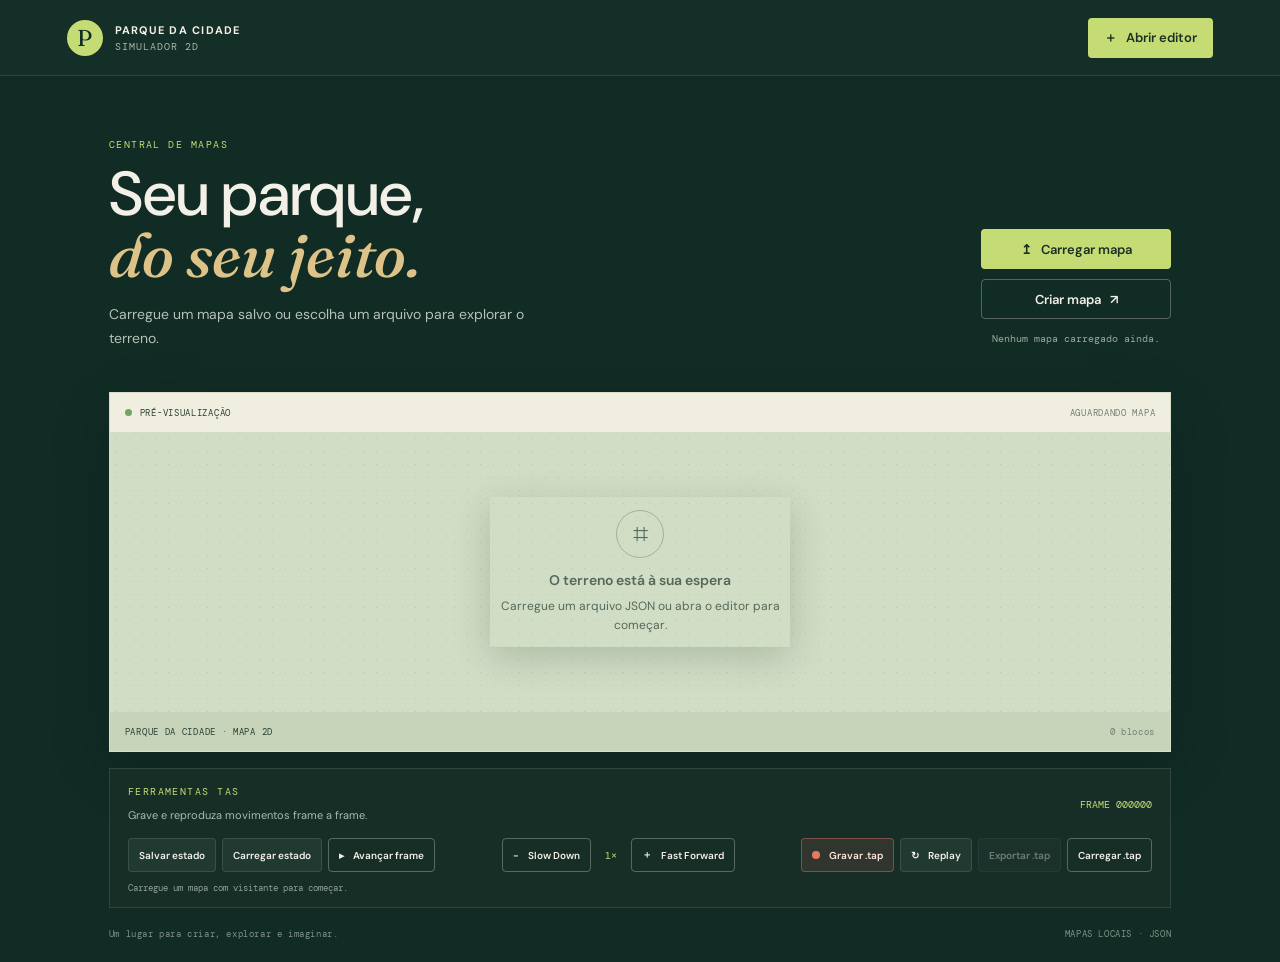
<file: index.html>
<!doctype html>
<html lang="pt-BR">
<head>
  <meta charset="utf-8">
  <meta name="viewport" content="width=device-width, initial-scale=1">
  <meta name="theme-color" content="#173b31">
  <title>Parque da Cidade | Mapa</title>
  <link rel="stylesheet" href="styles.css">
  <script src="app.js" defer></script>
</head>
<body data-page="loader">
  <header class="topbar">
    <a class="brand" href="index.html" aria-label="Parque da Cidade, início">
      <span class="brand-mark" aria-hidden="true">P</span>
      <span><strong>PARQUE DA CIDADE</strong><small>SIMULADOR 2D</small></span>
    </a>
    <nav class="top-actions" aria-label="Navegação principal">
      <a class="button button-primary" href="map-editor.html"><span aria-hidden="true">＋</span> Abrir editor</a>
    </nav>
  </header>

  <main class="loader-layout">
    <section class="loader-heading">
      <div>
        <p class="eyebrow">CENTRAL DE MAPAS</p>
        <h1>Seu parque,<br><em>do seu jeito.</em></h1>
        <p class="intro">Carregue um mapa salvo ou escolha um arquivo para explorar o terreno.</p>
      </div>
      <div class="loader-actions">
        <label class="button button-primary file-button" for="map-file"><span aria-hidden="true">↥</span> Carregar mapa</label>
        <input id="map-file" class="visually-hidden" type="file" accept=".json,application/json">
        <a class="button button-outline" href="map-editor.html">Criar mapa <span aria-hidden="true">↗</span></a>
        <p id="loader-status" class="status" role="status">Nenhum mapa carregado ainda.</p>
      </div>
    </section>

    <section class="map-stage" aria-label="Visualização do mapa">
      <div class="stage-topline">
        <div><span class="live-dot"></span><span id="map-name">PRÉ-VISUALIZAÇÃO</span></div>
        <span id="map-size">AGUARDANDO MAPA</span>
      </div>
      <div class="map-viewport">
        <canvas id="map-canvas" aria-label="Mapa carregado"></canvas>
        <div id="empty-state" class="empty-state">
          <span class="empty-icon" aria-hidden="true">⌗</span>
          <strong>O terreno está à sua espera</strong>
          <span>Carregue um arquivo JSON ou abra o editor para começar.</span>
        </div>
      </div>
      <div class="stage-footer"><span>PARQUE DA CIDADE · MAPA 2D</span><span id="tile-count">0 blocos</span></div>
    </section>

    <section class="tas-panel" aria-label="Ferramentas TAS">
      <div class="tas-heading">
        <div><p class="eyebrow">FERRAMENTAS TAS</p><span class="tas-subtitle">Grave e reproduza movimentos frame a frame.</span></div>
        <span id="tas-frame" class="frame-counter">FRAME 000000</span>
      </div>
      <div class="tas-controls">
        <div class="tas-group">
          <button id="save-state" class="button button-muted" type="button">Salvar estado</button>
          <button id="load-state" class="button button-muted" type="button">Carregar estado</button>
          <button id="frame-advance" class="button button-outline" type="button"><span aria-hidden="true">▸</span> Avançar frame</button>
        </div>
        <div class="tas-group">
          <button id="slow-down" class="button button-outline" type="button" title="Diminuir velocidade"><span aria-hidden="true">−</span> Slow Down</button>
          <span id="tas-speed" class="speed-indicator">1×</span>
          <button id="fast-forward" class="button button-outline" type="button" title="Aumentar velocidade"><span aria-hidden="true">＋</span> Fast Forward</button>
        </div>
        <div class="tas-group tas-replay-group">
          <button id="record-tap" class="button button-record" type="button"><span class="record-dot" aria-hidden="true"></span> Gravar .tap</button>
          <button id="replay-tap" class="button button-muted" type="button"><span aria-hidden="true">↻</span> Replay</button>
          <button id="export-tap" class="button button-muted" type="button" disabled>Exportar .tap</button>
          <label class="button button-outline file-button" for="tap-file">Carregar .tap</label>
          <input id="tap-file" class="visually-hidden" type="file" accept=".tap,application/json">
        </div>
      </div>
      <p id="tas-status" class="tas-status" role="status">Carregue um mapa com visitante para começar.</p>
    </section>

    <footer class="loader-footer"><span>Um lugar para criar, explorar e imaginar.</span><span>MAPAS LOCAIS · JSON</span></footer>
  </main>
</body>
</html>
</file>
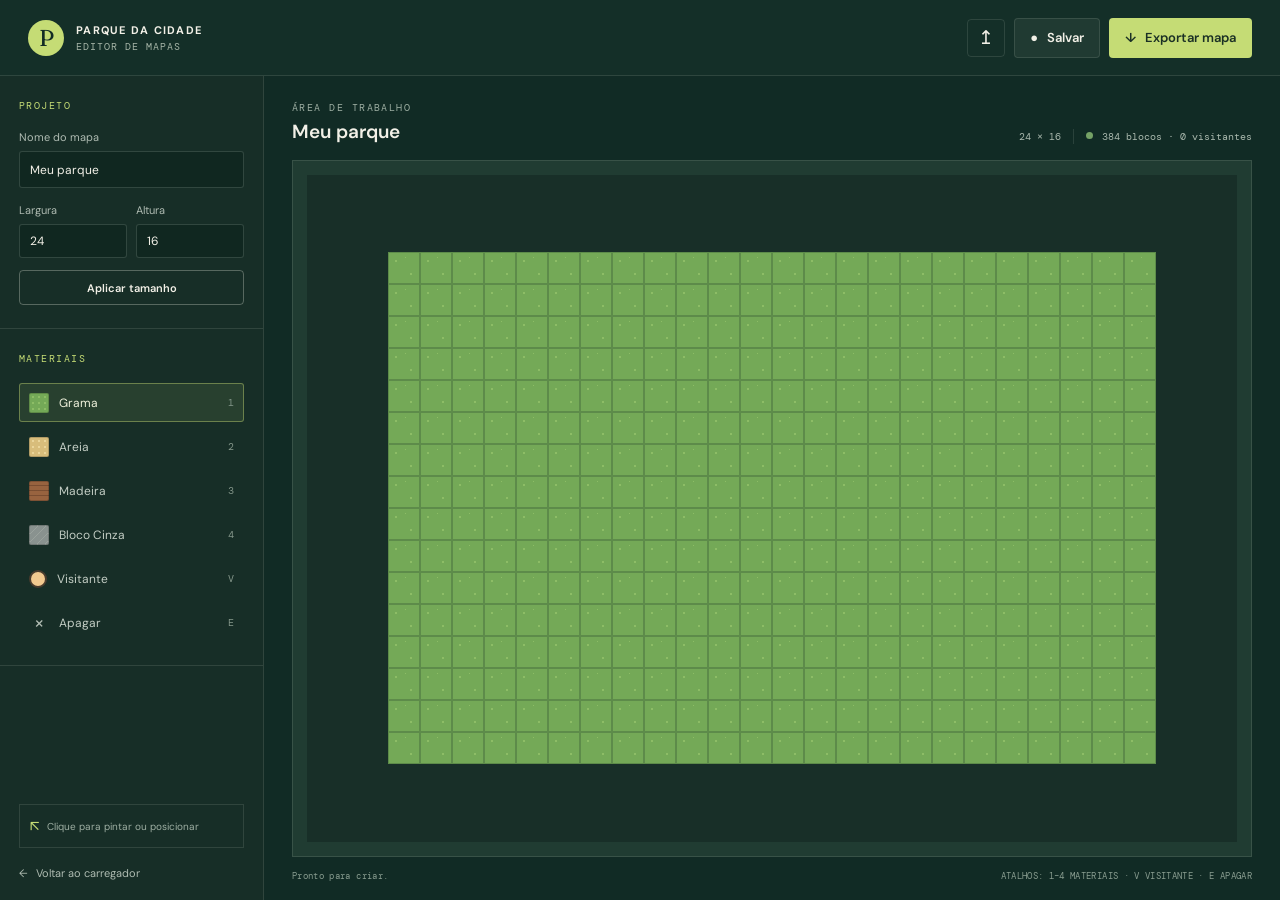
<file: map-editor.html>
<!doctype html>
<html lang="pt-BR">
<head>
  <meta charset="utf-8">
  <meta name="viewport" content="width=device-width, initial-scale=1">
  <meta name="theme-color" content="#173b31">
  <title>Editor de mapas | Parque da Cidade</title>
  <link rel="stylesheet" href="styles.css">
  <script src="app.js" defer></script>
</head>
<body data-page="editor">
  <header class="topbar editor-topbar">
    <a class="brand" href="index.html" aria-label="Voltar ao loader">
      <span class="brand-mark" aria-hidden="true">P</span>
      <span><strong>PARQUE DA CIDADE</strong><small>EDITOR DE MAPAS</small></span>
    </a>
    <div class="editor-actions">
      <label class="icon-button import-button" for="map-file" title="Importar mapa" aria-label="Importar mapa">↥</label>
      <input id="map-file" class="visually-hidden" type="file" accept=".json,application/json">
      <button id="save-map" class="button button-muted" type="button"><span aria-hidden="true">●</span> Salvar</button>
      <button id="export-map" class="button button-primary" type="button"><span aria-hidden="true">↓</span> Exportar mapa</button>
    </div>
  </header>

  <main class="editor-shell">
    <aside class="tool-panel" aria-label="Ferramentas do editor">
      <div class="panel-section project-section">
        <p class="eyebrow">PROJETO</p>
        <label class="field-label" for="map-title">Nome do mapa</label>
        <input id="map-title" class="text-input" type="text" maxlength="40" value="Meu parque">
        <div class="dimension-fields">
          <label><span class="field-label">Largura</span><input id="map-width" class="number-input" type="number" min="8" max="80" value="24"></label>
          <label><span class="field-label">Altura</span><input id="map-height" class="number-input" type="number" min="8" max="60" value="16"></label>
        </div>
        <button id="resize-map" class="button button-outline full-button" type="button">Aplicar tamanho</button>
      </div>

      <div class="panel-section materials-section">
        <p class="eyebrow">MATERIAIS</p>
        <div class="material-list" role="group" aria-label="Escolher material">
          <button class="material-option is-selected" type="button" data-material="grass" aria-pressed="true"><span class="swatch grass"></span><span>Grama</span><kbd>1</kbd></button>
          <button class="material-option" type="button" data-material="sand" aria-pressed="false"><span class="swatch sand"></span><span>Areia</span><kbd>2</kbd></button>
          <button class="material-option" type="button" data-material="wood" aria-pressed="false"><span class="swatch wood"></span><span>Madeira</span><kbd>3</kbd></button>
          <button class="material-option" type="button" data-material="stone" aria-pressed="false"><span class="swatch stone"></span><span>Bloco Cinza</span><kbd>4</kbd></button>
          <button class="material-option" type="button" data-material="visitor" aria-pressed="false"><span class="visitor-swatch" aria-hidden="true"></span><span>Visitante</span><kbd>V</kbd></button>
          <button class="material-option eraser-option" type="button" data-material="erase" aria-pressed="false"><span class="eraser-mark">×</span><span>Apagar</span><kbd>E</kbd></button>
        </div>
      </div>

      <div class="panel-bottom">
        <div class="tip-line"><span aria-hidden="true">↖</span><span>Clique para pintar ou posicionar</span></div>
        <a class="back-link" href="index.html"><span aria-hidden="true">←</span> Voltar ao carregador</a>
      </div>
    </aside>

    <section class="workspace" aria-label="Área de edição do mapa">
      <div class="workspace-toolbar">
        <div><p class="eyebrow">ÁREA DE TRABALHO</p><h1 id="workspace-title">Meu parque</h1></div>
        <div class="canvas-meta"><span id="canvas-dimensions">24 × 16</span><span class="meta-divider"></span><span><i class="live-dot"></i> <span id="tile-count">384 blocos</span></span></div>
      </div>
      <div class="canvas-frame">
        <div class="canvas-scroll"><canvas id="map-canvas" aria-label="Grade do editor de mapas" tabindex="0"></canvas></div>
      </div>
      <div class="workspace-footer"><span id="editor-status" role="status">Pronto para criar.</span><span>ATALHOS: 1–4 MATERIAIS · V VISITANTE · E APAGAR</span></div>
    </section>
  </main>
</body>
</html>
</file>
<file: styles.css>
@import url('https://fonts.googleapis.com/css2?family=DM+Mono:wght@400;500&family=DM+Sans:wght@400;500;600;700&family=Fraunces:opsz,wght@9..144,500;9..144,600&display=swap');

:root {
  color-scheme: dark;
  --ink: #f2f0e7;
  --muted: #9da9a0;
  --forest: #173b31;
  --deep: #112b25;
  --panel: #192f29;
  --panel-raised: #203a32;
  --line: rgba(226, 234, 218, .12);
  --lime: #c5dc75;
  --sand: #dec389;
  --tile-size: 32px;
  font-family: 'DM Sans', sans-serif;
  background: var(--deep);
  color: var(--ink);
}

* { box-sizing: border-box; }
body { margin: 0; min-width: 320px; min-height: 100vh; background: var(--deep); }
button, input { font: inherit; }
button, a, label { -webkit-tap-highlight-color: transparent; }
a { color: inherit; text-decoration: none; }
button { color: inherit; }
.topbar { height: 76px; display: flex; align-items: center; justify-content: space-between; padding: 0 5.2vw; border-bottom: 1px solid var(--line); background: #142f28; }
.brand { display: inline-flex; align-items: center; gap: 12px; }
.brand-mark { display: grid; place-items: center; width: 36px; height: 36px; background: var(--lime); color: var(--deep); font-family: 'Fraunces', serif; font-size: 23px; border-radius: 50%; }
.brand strong, .brand small { display: block; }
.brand strong { font-size: 11px; letter-spacing: 1.25px; font-weight: 700; }
.brand small { margin-top: 3px; color: #a6b5a7; font: 10px 'DM Mono', monospace; letter-spacing: 1px; }
.button { min-height: 40px; display: inline-flex; align-items: center; justify-content: center; gap: 9px; padding: 0 15px; border: 1px solid transparent; border-radius: 4px; cursor: pointer; font-size: 13px; font-weight: 600; transition: background .15s, border-color .15s, transform .15s; }
.button:hover { transform: translateY(-1px); }
.button-primary { color: #1b3025; background: var(--lime); }
.button-primary:hover { background: #d4e890; }
.button-muted { color: var(--ink); background: var(--panel-raised); border-color: var(--line); }
.button-outline { color: var(--ink); background: transparent; border-color: rgba(235, 239, 226, .3); }
.button-outline:hover, .button-muted:hover { background: #28453a; }
.visually-hidden { position: absolute; width: 1px; height: 1px; overflow: hidden; clip: rect(0, 0, 0, 0); white-space: nowrap; clip-path: inset(50%); }
.file-button { cursor: pointer; }

/* Loader */
.loader-layout { max-width: 1440px; min-height: calc(100vh - 76px); margin: 0 auto; padding: 62px 8.5vw 22px; display: flex; flex-direction: column; }
.loader-heading { display: flex; justify-content: space-between; align-items: flex-end; gap: 30px; padding-bottom: 42px; }
.eyebrow { margin: 0 0 12px; color: var(--lime); font: 10px 'DM Mono', monospace; letter-spacing: 1.45px; }
.loader-heading h1 { margin: 0; font-size: clamp(38px, 5vw, 62px); line-height: .99; letter-spacing: 0; font-weight: 500; }
.loader-heading h1 em { color: var(--sand); font-family: 'Fraunces', serif; font-weight: 500; }
.intro { max-width: 440px; margin: 16px 0 0; color: #b6c1b8; font-size: 14px; line-height: 1.7; }
.loader-actions { min-width: 190px; display: flex; flex-direction: column; align-items: stretch; gap: 10px; padding-bottom: 2px; }
.loader-actions .button { width: 100%; }
.status { min-height: 16px; margin: 3px 0 0; color: var(--muted); font: 10px 'DM Mono', monospace; text-align: center; }
.map-stage { flex: 1; min-height: 350px; display: flex; flex-direction: column; border: 1px solid rgba(230, 234, 216, .18); background: #d2ddc6; color: #294236; box-shadow: 0 18px 60px rgba(0,0,0,.14); }
.stage-topline, .stage-footer { height: 39px; flex: 0 0 39px; display: flex; justify-content: space-between; align-items: center; padding: 0 15px; font: 9px 'DM Mono', monospace; letter-spacing: .7px; }
.stage-topline { background: #f0efdf; }
.stage-topline > div { display: flex; align-items: center; gap: 8px; }
.stage-topline > span, .stage-footer > span:last-child { color: #708075; }
.live-dot { display: inline-block; width: 7px; height: 7px; border-radius: 50%; background: #75a266; vertical-align: 1px; }
.map-viewport { position: relative; flex: 1; min-height: 280px; overflow: auto; display: grid; place-items: center; background-color: #d2ddc6; background-image: radial-gradient(rgba(46, 81, 61, .15) .7px, transparent .7px); background-size: 13px 13px; }
.map-viewport canvas { display: none; image-rendering: pixelated; box-shadow: 0 10px 35px rgba(25, 49, 35, .2); }
.map-viewport.has-map { display: flex; justify-content: center; align-items: center; padding: 24px; }
.map-viewport.has-map canvas { display: block; }
.empty-state { position: absolute; display: flex; flex-direction: column; align-items: center; gap: 8px; color: #53695a; text-align: center; }
.empty-icon { display: grid; place-items: center; width: 48px; height: 48px; border: 1px solid rgba(49, 83, 62, .3); border-radius: 50%; font: 27px 'Fraunces', serif; }
.empty-state strong { margin-top: 5px; font-size: 14px; font-weight: 600; }
.empty-state > span:last-child { max-width: 280px; font-size: 12px; line-height: 1.6; }
.has-map .empty-state { display: none; }
.stage-footer { background: #c7d4b9; }
.tas-panel { margin-top: 16px; padding: 16px 18px 11px; border: 1px solid var(--line); background: #172e27; }
.tas-heading { display: flex; justify-content: space-between; align-items: center; gap: 12px; }
.tas-heading .eyebrow { margin-bottom: 5px; }
.tas-subtitle { color: #aab9ae; font-size: 11px; }
.frame-counter { color: var(--lime); font: 10px 'DM Mono', monospace; white-space: nowrap; }
.tas-controls { display: flex; flex-wrap: wrap; justify-content: space-between; gap: 9px; margin-top: 14px; }
.tas-group { display: flex; flex-wrap: wrap; align-items: center; gap: 6px; }
.tas-controls .button { min-height: 34px; padding: 0 10px; font-size: 10px; }
.button-record { color: #ffe8de; border-color: rgba(228, 119, 92, .42); background: rgba(228, 119, 92, .12); }
.button-record:hover { background: rgba(228, 119, 92, .22); }
.button-record.is-recording { color: #fff; background: #a94b3c; }
.record-dot { width: 8px; height: 8px; border-radius: 50%; background: #e87961; }
.is-recording .record-dot { animation: record-pulse 1s infinite; background: #fff; }
@keyframes record-pulse { 50% { opacity: .3; } }
.speed-indicator { min-width: 28px; color: var(--lime); font: 10px 'DM Mono', monospace; text-align: center; }
.tas-controls button:disabled { opacity: .4; cursor: not-allowed; transform: none; }
.tas-status { min-height: 14px; margin: 10px 0 0; color: #8fa195; font: 9px 'DM Mono', monospace; }
.loader-footer { display: flex; justify-content: space-between; padding-top: 20px; color: #829288; font: 9px 'DM Mono', monospace; letter-spacing: .6px; }

/* Editor */
.editor-topbar { padding: 0 28px; }
.editor-actions { display: flex; align-items: center; gap: 9px; }
.icon-button { width: 38px; height: 38px; display: grid; place-items: center; border: 1px solid var(--line); border-radius: 4px; color: var(--ink); cursor: pointer; font-size: 19px; }
.icon-button:hover { background: var(--panel-raised); }
.editor-shell { min-height: calc(100vh - 76px); display: grid; grid-template-columns: 264px minmax(0, 1fr); }
.tool-panel { display: flex; flex-direction: column; background: #172e27; border-right: 1px solid var(--line); }
.panel-section { padding: 23px 19px; border-bottom: 1px solid var(--line); }
.project-section .eyebrow, .materials-section .eyebrow { margin-bottom: 18px; }
.field-label { display: block; margin-bottom: 7px; color: #afbbb2; font-size: 11px; }
.text-input, .number-input { width: 100%; height: 37px; border: 1px solid rgba(225, 235, 222, .16); border-radius: 3px; outline: 0; background: #102720; color: var(--ink); padding: 0 10px; font-size: 12px; }
.text-input:focus, .number-input:focus { border-color: var(--lime); }
.dimension-fields { display: grid; grid-template-columns: 1fr 1fr; gap: 9px; margin: 15px 0 12px; }
.number-input { height: 34px; }
.full-button { width: 100%; min-height: 35px; font-size: 11px; }
.material-list { display: flex; flex-direction: column; gap: 5px; }
.material-option { width: 100%; height: 39px; display: flex; align-items: center; gap: 10px; padding: 0 9px; border: 1px solid transparent; border-radius: 3px; background: transparent; color: #c3cdc4; cursor: pointer; text-align: left; font-size: 12px; }
.material-option:hover { background: rgba(255,255,255,.045); }
.material-option.is-selected { border-color: rgba(197, 220, 117, .42); background: rgba(197, 220, 117, .1); color: #eff1dc; }
.material-option kbd { margin-left: auto; color: #84968a; font: 10px 'DM Mono', monospace; }
.swatch { width: 20px; height: 20px; flex: 0 0 20px; border: 1px solid rgba(0,0,0,.18); border-radius: 2px; }
.swatch.grass { background-color: #74a957; background-image: radial-gradient(#8dbd66 1px, transparent 1.5px); background-size: 6px 6px; }
.swatch.sand { background-color: #d8bd7b; background-image: radial-gradient(#ead59a 1px, transparent 1.5px); background-size: 6px 6px; }
.swatch.wood { background-color: #98633f; background-image: repeating-linear-gradient(0deg, transparent 0 4px, rgba(65,38,23,.35) 4px 5px); }
.swatch.stone { background-color: #89928f; background-image: repeating-linear-gradient(135deg, transparent 0 5px, rgba(238,240,225,.16) 5px 6px); }
.visitor-swatch { width: 18px; height: 18px; flex: 0 0 18px; border: 2px solid #493b2d; border-radius: 50%; background: #f2c98f; }
.eraser-mark { width: 20px; color: #b2bdb4; font-size: 19px; line-height: 1; text-align: center; }
.panel-bottom { margin-top: auto; padding: 17px 19px 20px; }
.tip-line { display: flex; align-items: center; gap: 8px; padding: 11px 10px; border: 1px solid var(--line); color: #9eafa3; font-size: 10px; }
.tip-line > span:first-child { color: var(--lime); font-size: 15px; }
.back-link { display: block; margin-top: 18px; color: #aebbb1; font-size: 11px; }
.back-link:hover { color: var(--lime); }
.back-link span { margin-right: 5px; }
.workspace { min-width: 0; min-height: calc(100vh - 76px); display: flex; flex-direction: column; padding: 25px 28px 18px; }
.workspace-toolbar { display: flex; justify-content: space-between; align-items: flex-end; gap: 20px; padding-bottom: 16px; }
.workspace-toolbar .eyebrow { margin-bottom: 6px; color: #9eafa3; }
.workspace-toolbar h1 { margin: 0; font-size: 19px; line-height: 1.25; font-weight: 600; }
.canvas-meta { display: flex; align-items: center; gap: 12px; color: #aab9ae; font: 10px 'DM Mono', monospace; }
.meta-divider { width: 1px; height: 15px; background: var(--line); }
.canvas-meta .live-dot { margin-right: 3px; }
.canvas-frame { min-height: 0; flex: 1; display: flex; padding: 14px; border: 1px solid var(--line); background: #203c32; }
.canvas-scroll { width: 100%; overflow: auto; display: grid; place-items: center; background-color: #182f28; background-image: radial-gradient(rgba(197, 220, 117, .09) .7px, transparent .7px); background-size: 14px 14px; }
#map-canvas { display: block; flex: 0 0 auto; image-rendering: pixelated; touch-action: none; outline: none; }
#map-canvas:focus-visible { box-shadow: 0 0 0 2px var(--lime); }
.workspace-footer { display: flex; justify-content: space-between; gap: 12px; padding-top: 13px; color: #899d90; font: 9px 'DM Mono', monospace; letter-spacing: .35px; }

@media (max-width: 760px) {
  .topbar { height: 66px; padding: 0 17px; }
  .brand-mark { width: 32px; height: 32px; }
  .brand strong { font-size: 10px; }
  .loader-layout { min-height: calc(100vh - 66px); padding: 39px 20px 18px; }
  .loader-heading { align-items: stretch; flex-direction: column; gap: 25px; padding-bottom: 27px; }
  .loader-heading h1 { font-size: 43px; }
  .intro { max-width: 360px; font-size: 13px; }
  .loader-actions { display: grid; grid-template-columns: 1fr 1fr; }
  .loader-actions .status { grid-column: 1 / -1; text-align: left; }
  .map-stage { min-height: 360px; }
  .tas-panel { padding: 13px 12px 8px; }
  .tas-controls { justify-content: flex-start; }
  .tas-group { width: 100%; }
  .tas-controls .button { flex: 1 1 auto; padding: 0 7px; font-size: 9px; }
  .tas-replay-group .file-button { flex: 1 1 auto; }
  .loader-footer { gap: 12px; font-size: 8px; }
  .editor-topbar { padding: 0 13px; }
  .editor-topbar .brand { gap: 8px; }
  .editor-topbar .brand strong { font-size: 9px; letter-spacing: .7px; }
  .editor-topbar .brand small { font-size: 8px; }
  .editor-actions { gap: 5px; }
  .editor-actions .button { min-height: 35px; padding: 0 9px; gap: 5px; font-size: 11px; }
  .icon-button { width: 34px; height: 35px; }
  .editor-shell { min-height: calc(100vh - 66px); grid-template-columns: 1fr; grid-template-rows: auto minmax(430px, 1fr); }
  .tool-panel { order: 1; border-right: 0; border-bottom: 1px solid var(--line); }
  .project-section { display: grid; grid-template-columns: minmax(100px, 1.3fr) 1fr 1fr; gap: 8px; align-items: end; padding: 13px 15px; }
  .project-section .eyebrow { grid-column: 1 / -1; margin: 0; }
  .project-section > .field-label { display: none; }
  .text-input { height: 34px; }
  .dimension-fields { display: contents; }
  .dimension-fields label { min-width: 0; }
  .dimension-fields .field-label { margin-bottom: 4px; font-size: 9px; }
  .number-input { height: 34px; }
  #resize-map { grid-column: 1 / -1; }
  .materials-section { padding: 12px 15px; }
  .materials-section .eyebrow { margin-bottom: 8px; }
  .material-list { flex-direction: row; flex-wrap: wrap; gap: 5px; }
  .material-option { width: auto; height: 34px; padding: 0 8px; gap: 6px; font-size: 10px; }
  .material-option kbd { display: none; }
  .swatch { width: 16px; height: 16px; flex-basis: 16px; }
  .visitor-swatch { width: 15px; height: 15px; flex-basis: 15px; }
  .eraser-mark { width: 16px; }
  .panel-bottom { display: flex; justify-content: space-between; align-items: center; gap: 12px; padding: 9px 15px 12px; }
  .tip-line { padding: 8px; font-size: 9px; }
  .back-link { margin: 0; font-size: 10px; white-space: nowrap; }
  .workspace { min-height: 430px; padding: 16px 13px 13px; }
  .workspace-toolbar { align-items: center; padding-bottom: 11px; }
  .workspace-toolbar h1 { font-size: 16px; }
  .canvas-meta { gap: 7px; font-size: 9px; }
  .canvas-frame { padding: 7px; }
  .workspace-footer { font-size: 8px; }
}

@media (max-width: 390px) {
  .editor-topbar .brand small { display: none; }
  .editor-actions .button-muted { display: none; }
  .project-section { grid-template-columns: 1fr 1fr 1fr; }
  .panel-bottom { align-items: flex-start; flex-direction: column; }
  .workspace-footer span:last-child { text-align: right; }
}
</file>
